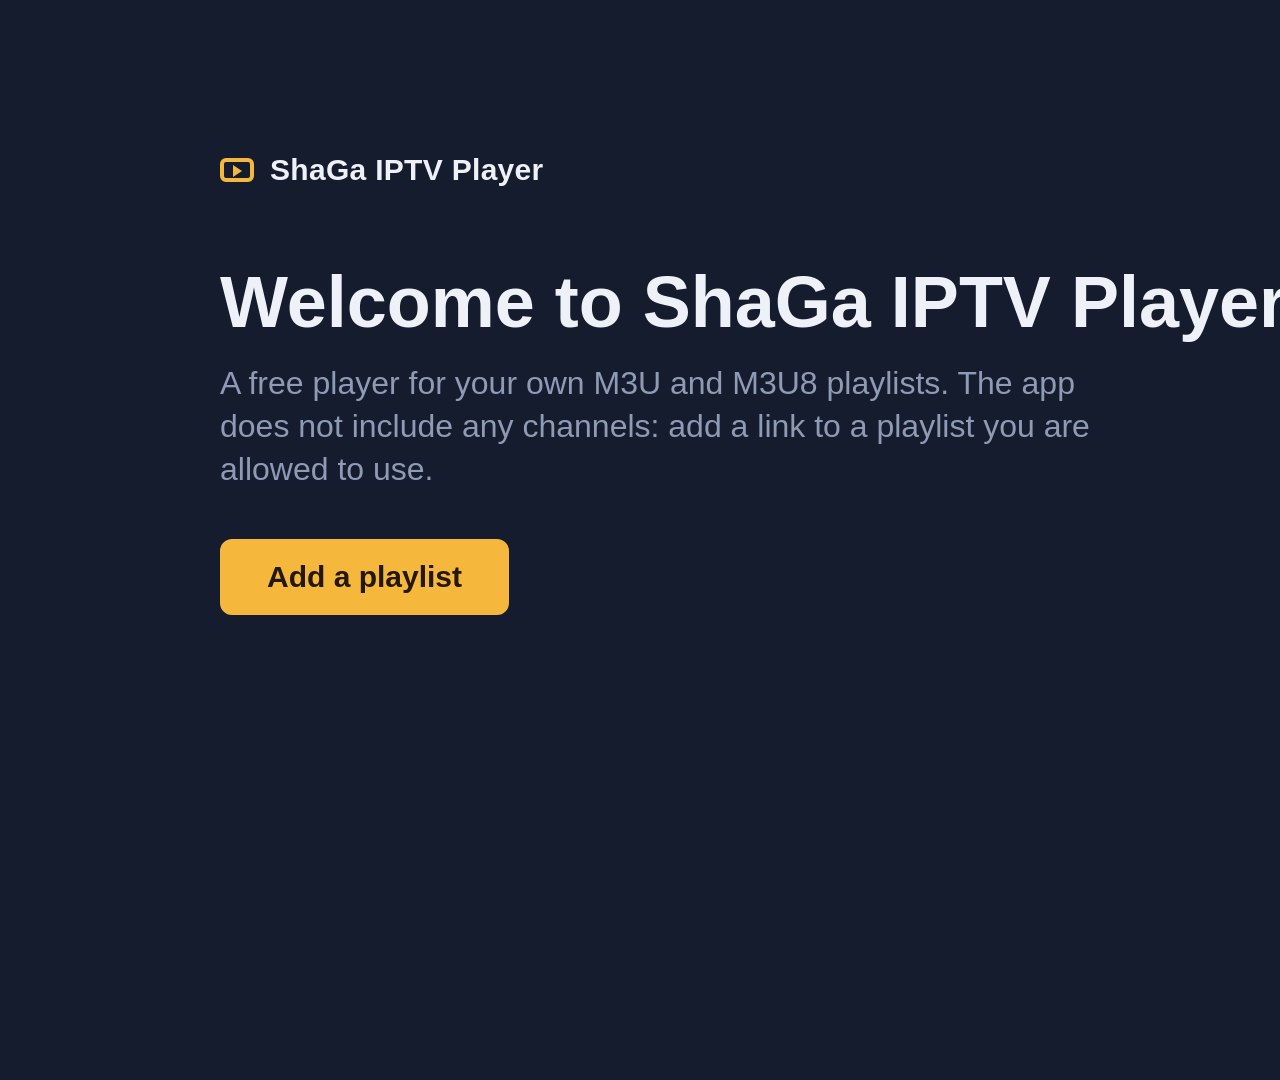
<file: lg/index.html>
<!DOCTYPE html>
<!-- ShaGa IPTV Player for LG webOS — index.html (version in appinfo.json) -->
<html>
<head>
<meta charset="utf-8">
<title>ShaGa IPTV Player</title>
<link rel="stylesheet" href="css/app.css">
</head>
<body>

<video id="video"></video>
<div id="vspin" class="spinner"></div>

<!-- Первый запуск / смена плейлиста -->
<section id="setup" class="screen">
  <div class="setup-wrap">
    <div class="brand"><span class="brand-mark"></span><span data-i18n="appName"></span></div>
    <h1 data-i18n="welcomeTitle"></h1>
    <p class="lead" data-i18n="welcomeText"></p>
    <div class="btn-row"><button id="btnAdd" class="btn" data-i18n="welcomeBtn"></button></div>
  </div>
</section>

<!-- Список каналов -->
<section id="browser" class="screen">
  <div id="topNow" class="top-now"></div>
  <div class="col-groups">
    <div class="col-head"><span id="gHead" class="h-text"></span></div>
    <div id="groupList"></div>
  </div>
  <div class="col-chans">
    <div class="col-head"><span id="cHead" class="h-text"></span></div>
    <div id="chanList"></div>
    <p id="chanEmpty" class="empty"></p>
  </div>
  <div class="col-info" id="infoPanel">
    <div class="col-head"><span id="iHead" class="h-text"></span></div>
    <div id="iCh" class="i-ch"></div>
    <div id="iNowBox">
      <div class="i-label" data-i18n="epgNow"></div>
      <div id="iTitle" class="i-title"></div>
      <div class="i-time"><span id="iTime"></span><span id="iLeft"></span></div>
      <div class="i-bar"><i id="iBar"></i></div>
      <p id="iDesc" class="i-desc"></p>
      <div class="i-label" id="iNextLabel" data-i18n="epgNext"></div>
      <div id="iNext"></div>
    </div>
    <p id="iMsg" class="i-msg"></p>
    <div id="progBox" style="display:none">
      <div id="progList"></div>
      <p id="progDesc" class="p-desc"></p>
    </div>
  </div>
  <footer class="hints">
    <span class="hint"><b class="k">OK</b><span data-i18n="hintPlay"></span></span>
    <span class="hint"><b class="k">&#9664; &#9654;</b><span id="hintPanels" data-i18n="hintPanels"></span></span>
    <span class="hint"><b class="k">0&ndash;9</b><span data-i18n="hintNumber"></span></span>
    <span class="hint"><b class="dot red"></b><span data-i18n="hintMenu"></span></span>
    <span class="hint"><b class="dot yellow"></b><span data-i18n="hintFav"></span></span>
    <span class="hint"><b class="dot blue"></b><span data-i18n="hintSettings"></span></span>
  </footer>
</section>

<!-- Просмотр (слой поверх видео) -->
<section id="player" class="screen">
  <div id="banner" class="banner">
    <div id="bNum" class="b-num"></div>
    <div class="b-main">
      <div id="bName" class="b-name"></div>
      <div id="bSub" class="b-sub"></div>
      <div id="bProg" class="b-prog"></div>
    </div>
    <div id="bStatus" class="b-status"></div>
  </div>
</section>

<!-- Настройки -->
<section id="settings" class="screen">
  <div class="set-wrap">
    <h1 id="setTitle"></h1>
    <p id="setSub" class="lead"></p>
    <div id="setList"></div>
    <div id="setGroups"></div>
    <pre id="setLog"></pre>
  </div>
  <footer class="hints">
    <span class="hint"><b class="k">OK</b><span data-i18n="hintChange"></span></span>
    <span class="hint"><b class="k">&#8617;</b><span data-i18n="back"></span></span>
  </footer>
</section>

<div id="numosd"></div>
<div id="busy"><div class="spinner on"></div><p id="busyText"></p></div>
<div id="toast"></div>

<div id="confirm" class="modal">
  <div class="box">
    <h2 id="cfTitle"></h2>
    <p id="cfMsg" class="m-msg"></p>
    <div id="cfBtns" class="btn-row"></div>
  </div>
</div>

<div id="menu" class="modal">
  <div class="box m-box">
    <h2 id="mnTitle"></h2>
    <p id="mnMsg" class="m-msg"></p>
    <div id="mnList"></div>
  </div>
</div>

<div id="prompt" class="modal">
  <div class="box pr-box">
    <h2 id="prTitle"></h2>
    <p id="prMsg" class="m-msg"></p>
    <input id="prInput" type="text" spellcheck="false" autocomplete="off" autocapitalize="off">
    <p id="prError" class="error"></p>
    <div class="btn-row"><button id="prOk" class="btn"></button><button id="prCancel" class="btn"></button></div>
  </div>
</div>

<div id="pinpad" class="modal">
  <div class="box">
    <h2 id="ppTitle"></h2>
    <p id="ppHint" class="m-msg pp-hint"></p>
    <div id="ppDots" class="pp-dots"><i></i><i></i><i></i><i></i></div>
    <p id="ppMsg" class="error"></p>
    <div id="ppKeys" class="pp-keys"></div>
  </div>
</div>

<!-- Обычные скрипты, не ES-модули: модули не грузятся с file:// -->
<script src="js/log.js"></script>
<script src="js/lib/hls.min.js"></script>
<script src="js/i18n.js"></script>
<script src="js/text.js"></script>
<script src="js/storage.js"></script>
<script src="js/m3u.js"></script>
<script src="js/source.js"></script>
<script src="js/epg.js"></script>
<script src="js/catchup.js"></script>
<script src="js/vlist.js"></script>
<script src="js/dialogs.js"></script>
<script src="js/player.js"></script>
<script src="js/browser.js"></script>
<script src="js/settings.js"></script>
<script src="js/setup.js"></script>
<script src="js/app.js"></script>
</body>
</html>
</file>
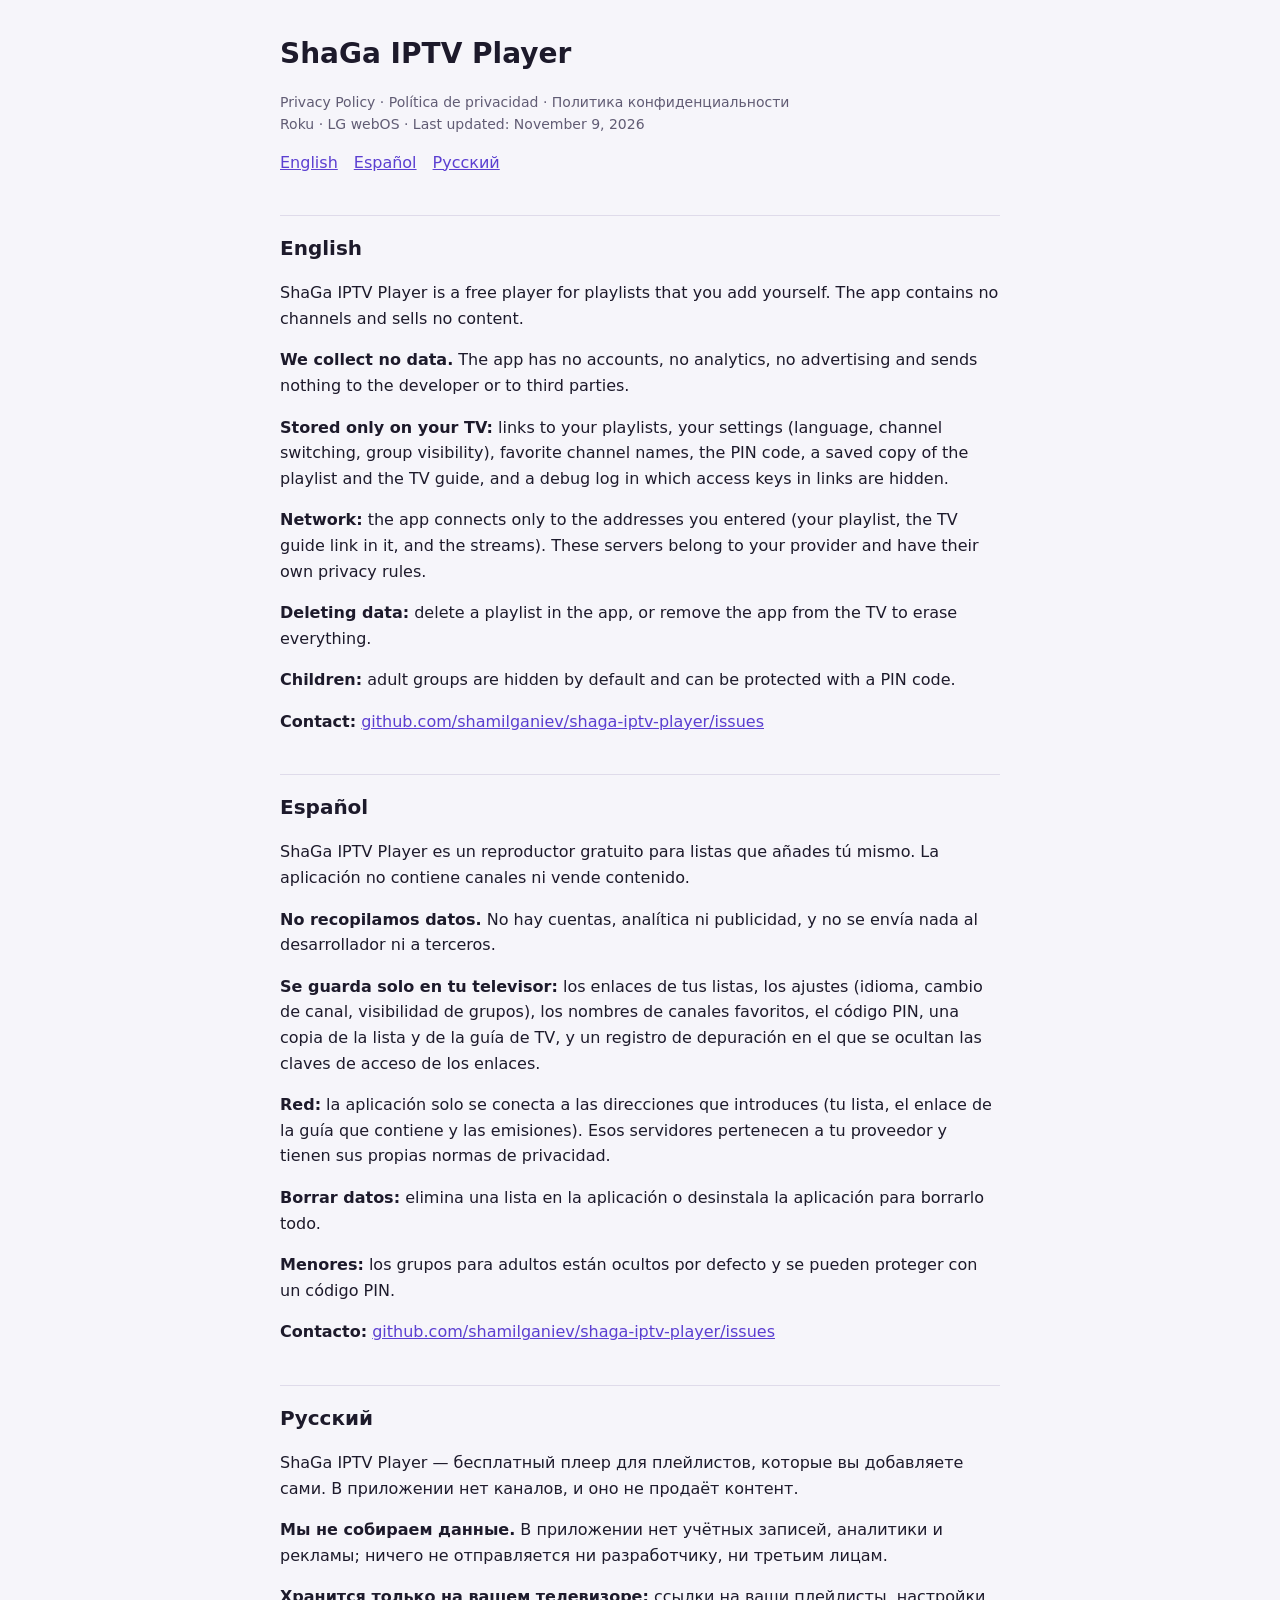
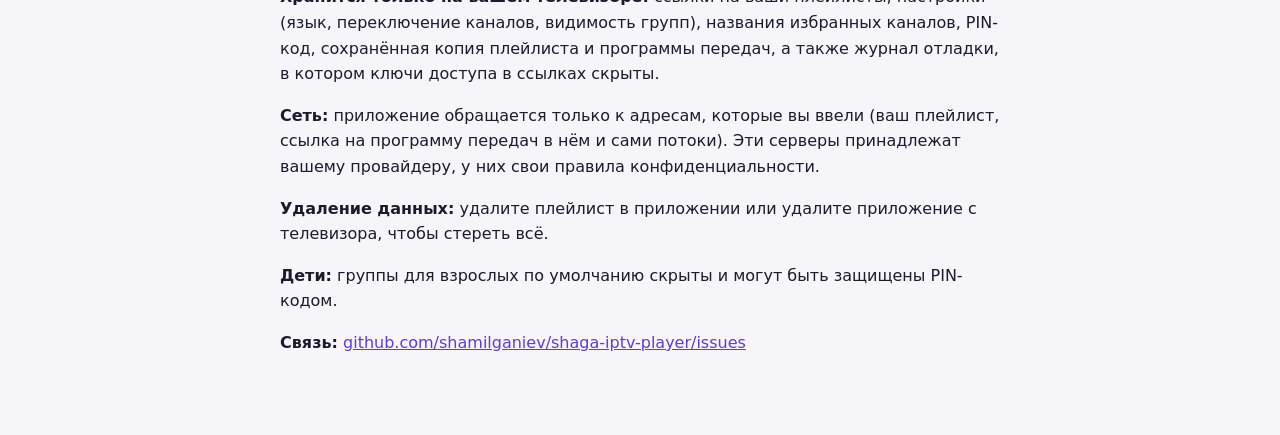
<file: docs/privacy.html>
<!doctype html>
<html lang="en">
<head>
<meta charset="utf-8">
<meta name="viewport" content="width=device-width, initial-scale=1">
<title>ShaGa IPTV Player — Privacy Policy</title>
<style>
  :root { --bg:#f6f5fa; --fg:#1d1a2b; --muted:#615c74; --accent:#5b3fd1; --line:#dfdbea; }
  @media (prefers-color-scheme: dark) { :root { --bg:#14121c; --fg:#ece9f6; --muted:#a39db8; --accent:#a995ff; --line:#322d45; } }
  body { margin:0; background:var(--bg); color:var(--fg); font:16px/1.6 system-ui, -apple-system, "Segoe UI", sans-serif; }
  main { max-width:720px; margin:0 auto; padding:32px 16px 64px; }
  h1 { font-size:28px; margin:0 0 4px; }
  h2 { font-size:20px; margin:40px 0 8px; padding-top:16px; border-top:1px solid var(--line); }
  p, li { color:var(--fg); }
  .muted { color:var(--muted); font-size:14px; }
  nav a { color:var(--accent); margin-right:16px; }
  a { color:var(--accent); }
</style>
</head>
<body>
<main>
<h1>ShaGa IPTV Player</h1>
<p class="muted">Privacy Policy · Política de privacidad · Политика конфиденциальности<br>Roku · LG webOS · Last updated: November 9, 2026</p>
<nav><a href="#en">English</a><a href="#es">Español</a><a href="#ru">Русский</a></nav>

<section id="en">
<h2>English</h2>
<p>ShaGa IPTV Player is a free player for playlists that you add yourself. The app contains no channels and sells no content.</p>
<p><b>We collect no data.</b> The app has no accounts, no analytics, no advertising and sends nothing to the developer or to third parties.</p>
<p><b>Stored only on your TV:</b> links to your playlists, your settings (language, channel switching, group visibility), favorite channel names, the PIN code, a saved copy of the playlist and the TV guide, and a debug log in which access keys in links are hidden.</p>
<p><b>Network:</b> the app connects only to the addresses you entered (your playlist, the TV guide link in it, and the streams). These servers belong to your provider and have their own privacy rules.</p>
<p><b>Deleting data:</b> delete a playlist in the app, or remove the app from the TV to erase everything.</p>
<p><b>Children:</b> adult groups are hidden by default and can be protected with a PIN code.</p>
<p><b>Contact:</b> <a href="https://github.com/shamilganiev/shaga-iptv-player/issues">github.com/shamilganiev/shaga-iptv-player/issues</a></p>
</section>

<section id="es">
<h2>Español</h2>
<p>ShaGa IPTV Player es un reproductor gratuito para listas que añades tú mismo. La aplicación no contiene canales ni vende contenido.</p>
<p><b>No recopilamos datos.</b> No hay cuentas, analítica ni publicidad, y no se envía nada al desarrollador ni a terceros.</p>
<p><b>Se guarda solo en tu televisor:</b> los enlaces de tus listas, los ajustes (idioma, cambio de canal, visibilidad de grupos), los nombres de canales favoritos, el código PIN, una copia de la lista y de la guía de TV, y un registro de depuración en el que se ocultan las claves de acceso de los enlaces.</p>
<p><b>Red:</b> la aplicación solo se conecta a las direcciones que introduces (tu lista, el enlace de la guía que contiene y las emisiones). Esos servidores pertenecen a tu proveedor y tienen sus propias normas de privacidad.</p>
<p><b>Borrar datos:</b> elimina una lista en la aplicación o desinstala la aplicación para borrarlo todo.</p>
<p><b>Menores:</b> los grupos para adultos están ocultos por defecto y se pueden proteger con un código PIN.</p>
<p><b>Contacto:</b> <a href="https://github.com/shamilganiev/shaga-iptv-player/issues">github.com/shamilganiev/shaga-iptv-player/issues</a></p>
</section>

<section id="ru">
<h2>Русский</h2>
<p>ShaGa IPTV Player — бесплатный плеер для плейлистов, которые вы добавляете сами. В приложении нет каналов, и оно не продаёт контент.</p>
<p><b>Мы не собираем данные.</b> В приложении нет учётных записей, аналитики и рекламы; ничего не отправляется ни разработчику, ни третьим лицам.</p>
<p><b>Хранится только на вашем телевизоре:</b> ссылки на ваши плейлисты, настройки (язык, переключение каналов, видимость групп), названия избранных каналов, PIN-код, сохранённая копия плейлиста и программы передач, а также журнал отладки, в котором ключи доступа в ссылках скрыты.</p>
<p><b>Сеть:</b> приложение обращается только к адресам, которые вы ввели (ваш плейлист, ссылка на программу передач в нём и сами потоки). Эти серверы принадлежат вашему провайдеру, у них свои правила конфиденциальности.</p>
<p><b>Удаление данных:</b> удалите плейлист в приложении или удалите приложение с телевизора, чтобы стереть всё.</p>
<p><b>Дети:</b> группы для взрослых по умолчанию скрыты и могут быть защищены PIN-кодом.</p>
<p><b>Связь:</b> <a href="https://github.com/shamilganiev/shaga-iptv-player/issues">github.com/shamilganiev/shaga-iptv-player/issues</a></p>
</section>
</main>
</body>
</html>
</file>
<file: lg/css/app.css>
/* ShaGa IPTV Player for LG webOS — app.css
   Экран телевизора: фиксированные 1920x1080, крупный шрифт для просмотра с дивана.
   Фокус — янтарный, как подсветка на старом тюнере. */
:root {
  --bg: #141C2E;
  --panel: #1C2740;
  --panel-2: #26334F;
  --line: #33415F;
  --text: #EEF1F7;
  --muted: #8F9AB4;
  --amber: #F5B83D;
  --ink: #231803;
  --error: #F28B7C;
  --pad-x: 96px;
  --pad-y: 54px;
}

* { box-sizing: border-box; }

html, body {
  margin: 0;
  width: 1920px;
  height: 1080px;
  overflow: hidden;
  background: var(--bg);
  color: var(--text);
  font-family: "LG Smart UI", "Museo Sans", Roboto, Arial, sans-serif;
  font-size: 28px;
  line-height: 1.35;
  -webkit-font-smoothing: antialiased;
}
body.has-video { background: #000; }

button, input { font: inherit; color: inherit; }

/* ---------- Видео и общие слои ---------- */
#video {
  position: fixed;
  left: 0; top: 0;
  width: 100%; height: 100%;
  background: #000;
  object-fit: contain;
  z-index: 0;
}

.screen {
  position: absolute;
  left: 0; top: 0;
  width: 100%; height: 100%;
  display: none;
  z-index: 1;
}
.screen.active { display: block; }

.muted { color: var(--muted); }

.brand {
  display: flex;
  align-items: center;
  font-size: 30px;
  font-weight: 700;
  letter-spacing: 0.01em;
}
.brand-mark {
  width: 34px; height: 24px;
  margin-right: 16px;
  border: 4px solid var(--amber);
  border-radius: 6px;
  position: relative;
}
.brand-mark::after {
  content: "";
  position: absolute;
  left: 9px; top: 3px;
  border-left: 9px solid var(--amber);
  border-top: 6px solid transparent;
  border-bottom: 6px solid transparent;
}

/* ---------- Кнопки ---------- */
.btn-row { display: flex; }
.btn {
  height: 76px;
  padding: 0 44px;
  margin-right: 24px;
  border: 3px solid var(--line);
  border-radius: 12px;
  background: var(--panel);
  font-size: 30px;
  font-weight: 600;
  cursor: pointer;
}
.btn.focus {
  background: var(--amber);
  border-color: var(--amber);
  color: var(--ink);
}

.error { color: var(--error); min-height: 40px; margin: 16px 0; }

/* ---------- Первый запуск ---------- */
#setup { background: var(--bg); }
.setup-wrap {
  position: absolute;
  left: 220px; top: 150px;
  width: 1100px;
}
.setup-wrap h1 {
  font-size: 72px;
  line-height: 1.1;
  margin: 72px 0 20px;
  font-weight: 700;
}
.lead { color: var(--muted); font-size: 32px; margin: 0 0 48px; max-width: 900px; }
#urlInput {
  width: 100%;
  height: 84px;
  padding: 0 28px;
  border: 3px solid var(--line);
  border-radius: 12px;
  background: var(--panel);
  font-size: 32px;
  outline: none;
}
#urlInput.focus, #urlInput:focus { border-color: var(--amber); }
#urlInput::placeholder { color: #5D6886; }
.note { margin-top: 64px; color: var(--muted); font-size: 26px; max-width: 900px; }

/* ---------- Список каналов ---------- */
#browser { background: var(--bg); }
body.has-video #browser {
  background: linear-gradient(90deg, rgba(20,28,46,.97) 0%, rgba(20,28,46,.93) 62%, rgba(20,28,46,.6) 100%);
}

.col-groups, .col-chans, .col-info { position: absolute; top: var(--pad-y); bottom: 132px; }
.col-groups { left: var(--pad-x); width: 420px; }
.col-chans  { left: 560px; width: 640px; }
.col-info   { left: 1236px; right: var(--pad-x); }

.col-head {
  height: 72px;
  display: flex;
  align-items: center;
  justify-content: space-between;
  font-size: 34px;
  font-weight: 700;
  margin-bottom: 12px;
}
.h-text { display: block; overflow: hidden; text-overflow: ellipsis; white-space: nowrap; min-width: 0; }
.h-text .h-pre { color: var(--amber); font-weight: 400; margin-right: 12px; }

#groupList, #chanList, #setGroups {
  position: absolute;
  left: 0; right: 0; top: 84px; bottom: 0;
}

.vlist { overflow: hidden; }
.vrow {
  position: absolute;
  left: 0; right: 0; top: 0;
  display: flex;
  align-items: center;
  border-radius: 10px;
  cursor: pointer;
  white-space: nowrap;
}
/* 1.4.1: строка того, что играет: сероватая в колонке без фокуса, мягкая янтарная в колонке
   с фокусом (пока курсор на другой строке). Курсор (.focus) и след курсора (.sel) — поверх. */
.vrow.playing { background: #454C5E; }
.vlist.active .vrow.playing { background: rgba(245, 184, 61, .26); }
.vrow.sel { background: var(--panel-2); box-shadow: inset 6px 0 0 var(--amber); }
.vrow.sel.playing { background: #454C5E; }
.vrow.focus, .vlist.active .vrow.focus { background: var(--amber); color: var(--ink); }

/* Группы */
.g-row { padding: 0 20px 0 26px; }
.g-row .g-name { flex: 1; overflow: hidden; text-overflow: ellipsis; }
.g-row .g-count { color: var(--muted); font-size: 24px; margin-left: 12px; }
.g-row.focus .g-count { color: var(--ink); }
.g-row .ico { margin-left: 10px; }

/* Каналы */
.c-row { padding: 0 20px 0 12px; }
.c-num {
  width: 76px;
  flex-shrink: 0;
  text-align: right;
  padding-right: 16px;
  color: var(--muted);
  font-variant-numeric: tabular-nums;
  font-size: 24px;
}
.vrow.focus .c-num { color: var(--ink); }
.c-logo {
  width: 68px; height: 44px;
  margin-right: 18px;
  border-radius: 8px;
  background: #E8ECF4;
  display: flex; align-items: center; justify-content: center;
  overflow: hidden;
  flex-shrink: 0;
  position: relative;
}
.c-logo img { max-width: 62px; max-height: 38px; }
.c-logo.noimg img { display: none; }
.c-logo.noimg::after {
  content: attr(data-l);
  color: #4A5675;
  font-weight: 700;
  font-size: 28px;
}
.c-text { flex: 1; min-width: 0; display: flex; flex-direction: column; justify-content: center; }
.c-name { font-size: 26px; line-height: 1.2; overflow: hidden; text-overflow: ellipsis; }
.c-prog {
  font-size: 20px;
  line-height: 1.25;
  margin-top: 3px;
  color: var(--muted);
  overflow: hidden;
  text-overflow: ellipsis;
  min-height: 1.25em;
}
.c-bar { height: 3px; margin-top: 5px; border-radius: 2px; background: var(--line); overflow: hidden; }
.c-bar i { display: block; height: 100%; background: var(--amber); }
.c-bar.off { visibility: hidden; }
.vrow.focus .c-prog { color: rgba(35,24,3,.72); }
.vrow.focus .c-bar { background: rgba(35,24,3,.18); }
.vrow.focus .c-bar i { background: var(--ink); }
.c-row.playing .c-name { color: var(--amber); }
.c-row.playing.focus .c-name { color: var(--ink); }
.c-row.playing .c-name::before {
  content: "";
  display: inline-block;
  width: 12px; height: 12px;
  margin: 0 14px 4px 0;
  border-radius: 50%;
  background: currentColor;
}

.ico { width: 30px; height: 30px; margin-left: 14px; flex-shrink: 0; }
.ico svg { width: 100%; height: 100%; fill: currentColor; display: block; }
.ico.star { color: var(--amber); }
.vrow.focus .ico.star { color: var(--ink); }
.ico.lock { color: var(--muted); }
.vrow.focus .ico.lock { color: var(--ink); }

.empty {
  position: absolute;
  top: 120px; left: 24px;
  max-width: 820px;
  color: var(--muted);
  font-size: 30px;
  display: none;
}
.empty.on { display: block; }

/* Подсказки по кнопкам пульта */
.hints {
  position: absolute;
  left: var(--pad-x); right: var(--pad-x); bottom: 40px;
  height: 64px;
  display: flex;
  align-items: center;
  border-top: 2px solid var(--line);
  padding-top: 18px;
  color: var(--muted);
  font-size: 24px;
}
.hint { display: flex; align-items: center; margin-right: 52px; }
.hint .k {
  min-width: 52px;
  height: 36px;
  padding: 0 10px;
  margin-right: 12px;
  border: 2px solid var(--muted);
  border-radius: 8px;
  display: flex; align-items: center; justify-content: center;
  font-size: 20px;
  color: var(--text);
}
.hint .dot { width: 26px; height: 26px; border-radius: 50%; margin-right: 12px; }
.dot.yellow { background: #F2CC2E; }
.dot.blue { background: #3D7FE0; }

/* ---------- Просмотр ---------- */
.banner {
  position: absolute;
  left: var(--pad-x); right: var(--pad-x); bottom: 64px;
  min-height: 150px;
  padding: 28px 40px;
  display: flex;
  align-items: center;
  background: rgba(20,28,46,.9);
  border-radius: 18px;
  border-left: 8px solid var(--amber);
  opacity: 0;
  transition: opacity .25s;
}
.banner.on { opacity: 1; }
.b-num {
  font-size: 92px;
  line-height: 1;
  font-weight: 700;
  color: var(--amber);
  font-variant-numeric: tabular-nums;
  min-width: 200px;
  margin-right: 36px;
}
.b-main { flex: 1; min-width: 0; }
.b-name { font-size: 46px; font-weight: 700; overflow: hidden; text-overflow: ellipsis; white-space: nowrap; }
.b-sub { color: var(--muted); font-size: 28px; margin-top: 4px; }
.b-status { max-width: 640px; font-size: 28px; color: var(--muted); text-align: right; }
.b-status.err { color: var(--error); }

/* Ввод номера канала — цифры, как на табло тюнера */
#numosd {
  position: fixed;
  right: var(--pad-x); top: var(--pad-y);
  padding: 10px 34px;
  font-size: 120px;
  line-height: 1.1;
  font-weight: 700;
  letter-spacing: 0.08em;
  color: var(--amber);
  background: rgba(20,28,46,.88);
  border-radius: 16px;
  font-variant-numeric: tabular-nums;
  z-index: 20;
  display: none;
}
#numosd.on { display: block; }

/* ---------- Настройки ---------- */
#settings { background: var(--bg); }
body.has-video #settings { background: rgba(20,28,46,.96); }
.set-wrap {
  position: absolute;
  left: 220px; top: var(--pad-y); bottom: 132px;
  width: 1300px;
}
.set-wrap h1 { font-size: 60px; margin: 40px 0 8px; }
.set-wrap .lead { margin-bottom: 36px; }
#setGroups { top: 220px; }
.s-row {
  height: 80px;
  padding: 0 32px;
  display: flex;
  align-items: center;
  border-radius: 10px;
  cursor: pointer;
}
.s-row .s-label { flex: 1; font-size: 32px; }
.s-row .s-value { color: var(--muted); max-width: 720px; overflow: hidden; text-overflow: ellipsis; white-space: nowrap; }
.s-row.focus { background: var(--amber); color: var(--ink); }
.s-row.focus .s-value { color: var(--ink); }
.vrow.s-row { height: auto; }
.st-hidden { color: var(--muted); }
.st-locked { color: var(--amber); }
.s-row.focus .st-locked, .s-row.focus .st-hidden { color: var(--ink); }

/* ---------- Ожидание, сообщения, окна ---------- */
.spinner {
  position: fixed;
  left: 50%; top: 50%;
  width: 96px; height: 96px;
  margin: -48px 0 0 -48px;
  border: 8px solid rgba(255,255,255,.15);
  border-top-color: var(--amber);
  border-radius: 50%;
  animation: spin 0.9s linear infinite;
  display: none;
  z-index: 5;
}
.spinner.on { display: block; }
@keyframes spin { to { transform: rotate(360deg); } }

#busy {
  position: fixed; left: 0; top: 0; width: 100%; height: 100%;
  background: rgba(20,28,46,.92);
  display: none;
  z-index: 60;
}
#busy.on { display: block; }
#busy p { position: absolute; top: 600px; width: 100%; text-align: center; font-size: 32px; color: var(--muted); }

#toast {
  position: fixed;
  left: 50%; top: var(--pad-y);
  transform: translateX(-50%);
  max-width: 1100px;
  padding: 22px 40px;
  background: var(--panel-2);
  border-radius: 14px;
  font-size: 28px;
  z-index: 40;
  opacity: 0;
  transition: opacity .2s;
  pointer-events: none;
}
#toast.on { opacity: 1; }

.modal {
  position: fixed; left: 0; top: 0; width: 100%; height: 100%;
  background: rgba(10,14,24,.78);
  display: none;
  z-index: 50;
}
.modal.on { display: block; }
.modal .box {
  position: absolute;
  left: 50%; top: 50%;
  transform: translate(-50%, -50%);
  min-width: 720px;
  padding: 56px 64px;
  background: var(--panel);
  border-radius: 20px;
  border-top: 8px solid var(--amber);
}
.modal h2 { font-size: 40px; margin: 0 0 40px; }
.modal .btn-row .btn:last-child { margin-right: 0; }

.pp-dots { display: flex; justify-content: center; margin-bottom: 8px; }
.pp-dots i {
  width: 72px; height: 88px;
  margin: 0 10px;
  border: 3px solid var(--line);
  border-radius: 12px;
  position: relative;
}
.pp-dots i.full::after {
  content: "";
  position: absolute; left: 50%; top: 50%;
  width: 22px; height: 22px; margin: -11px 0 0 -11px;
  border-radius: 50%;
  background: var(--amber);
}
#pinpad .error { text-align: center; }
.pp-keys { display: flex; flex-wrap: wrap; width: 420px; margin: 0 auto; }
.pp-keys .btn {
  width: 124px; height: 84px;
  margin: 0 8px 12px 8px;
  padding: 0;
  font-size: 34px;
}
#pinpad h2 { text-align: center; }

/* Журнал в настройках */
#setLog {
  position: absolute;
  left: 0; right: 0; top: 230px; bottom: 0;
  margin: 0;
  padding: 24px 28px;
  background: #0E1422;
  border-radius: 12px;
  font-family: "DejaVu Sans Mono", "Courier New", monospace;
  font-size: 21px;
  line-height: 1.45;
  color: #C9D1E3;
  white-space: pre-wrap;
  word-break: break-all;
  overflow: hidden;
  display: none;
}

/* ---------- Третья колонка: программа передач ---------- */
.col-info { overflow: hidden; }
.i-ch { color: var(--muted); font-size: 24px; margin: -6px 4px 4px; overflow: hidden; text-overflow: ellipsis; white-space: nowrap; }
#iNowBox { padding: 12px 8px 0 4px; }
.i-label {
  color: var(--amber);
  font-size: 20px;
  font-weight: 700;
  letter-spacing: .08em;
  text-transform: uppercase;
  margin: 8px 0 8px;
}
.i-title { font-size: 34px; font-weight: 700; line-height: 1.2; max-height: 3.6em; overflow: hidden; }
.i-time { display: flex; justify-content: space-between; color: var(--muted); font-size: 24px; margin-top: 14px; font-variant-numeric: tabular-nums; }
.i-bar { height: 8px; border-radius: 4px; background: var(--panel-2); margin: 10px 0 18px; overflow: hidden; }
.i-bar i { display: block; height: 100%; width: 0; background: var(--amber); border-radius: 4px; }
.i-desc {
  margin: 0 0 22px;
  font-size: 23px;
  line-height: 1.45;
  color: #C3CBDD;
  max-height: 10.15em;    /* 7 строк */
  overflow: hidden;
}
.i-next-row { display: flex; font-size: 24px; padding: 7px 0; border-top: 1px solid var(--line); }
.i-next-row b { width: 92px; flex-shrink: 0; font-weight: 400; color: var(--muted); font-variant-numeric: tabular-nums; }
.i-next-row span { flex: 1; min-width: 0; overflow: hidden; text-overflow: ellipsis; white-space: nowrap; }
.i-msg { color: var(--muted); font-size: 26px; margin: 24px 4px; }
.b-prog { color: var(--text); font-size: 28px; margin-top: 6px; overflow: hidden; text-overflow: ellipsis; white-space: nowrap; }
.b-prog .t { color: var(--muted); margin-left: 12px; font-variant-numeric: tabular-nums; }

/* ---------- Меню, окно ввода, подсказки в окнах ---------- */
.m-msg { color: var(--muted); font-size: 26px; margin: -24px 0 28px; max-width: 900px; }
.modal .box.m-box, .modal .box.pr-box { min-width: 820px; max-width: 1100px; }
.m-row {
  height: 72px;
  line-height: 72px;
  padding: 0 28px;
  border-radius: 10px;
  font-size: 30px;
  cursor: pointer;
  white-space: nowrap;
  overflow: hidden;
  text-overflow: ellipsis;
}
.m-row.focus { background: var(--amber); color: var(--ink); }
#prInput {
  width: 100%;
  height: 80px;
  padding: 0 24px;
  border: 3px solid var(--line);
  border-radius: 12px;
  background: var(--bg);
  font-size: 30px;
  outline: none;
}
#prInput.focus, #prInput:focus { border-color: var(--amber); }
#prInput::placeholder { color: #5D6886; }
.pp-hint { text-align: center; margin: -24px auto 24px; max-width: 640px; font-size: 22px; }

/* Служебные строки вверху колонки групп («> Поиск», «> Плейлисты»…) */
.g-row.svc .g-name { color: var(--muted); }
.g-row.svc.focus .g-name { color: var(--ink); }

/* Приветствие */
.setup-wrap .btn-row { margin-top: 8px; }

/* ---------- 1.3.0 ---------- */
/* Верхняя строка «Вы смотрите: канал» — в верхнем поле над колонками */
.top-now {
  position: absolute;
  left: var(--pad-x); right: var(--pad-x); top: 10px;
  height: 40px;
  font-size: 26px;
  white-space: nowrap; overflow: hidden; text-overflow: ellipsis;
}
.top-now .h-pre { color: var(--amber); margin-right: 12px; }
.dot.red { background: #E0453D; }
#cfMsg { white-space: pre-line; }

/* Программа канала в третьей колонке */
#progBox { position: absolute; left: 0; right: 0; top: 84px; bottom: 0; }
#progList { position: absolute; left: 0; right: 0; top: 0; height: 558px; }
.p-row { padding: 0 18px; font-size: 25px; }
.p-row.more .p-title { color: var(--amber); }
.p-row.head .p-title { color: var(--muted); }
.vrow.focus.p-row.more .p-title { color: var(--ink); }
.p-row .p-time { width: 220px; flex-shrink: 0; color: var(--muted); font-variant-numeric: tabular-nums; }
.p-row .p-title { flex: 1; min-width: 0; overflow: hidden; text-overflow: ellipsis; }
.p-row.past .p-title { color: #B4BCCF; }
.p-row.cur .p-title, .p-row.cur .p-time { color: var(--amber); font-weight: 700; }
.vrow.focus.p-row .p-time, .vrow.focus.p-row .p-title { color: var(--ink); }
.p-desc {
  position: absolute; left: 4px; right: 4px; top: 574px; bottom: 0;
  margin: 0; font-size: 23px; line-height: 1.4; color: #C3CBDD; overflow: hidden;
}

/* 1.3.4: окно описания передачи — широкое, текст целиком */
.modal .box.desc-box { width: 1600px; max-width: 1600px; max-height: 960px; padding: 44px 56px; }
.desc-box .m-msg { max-width: none; margin: -24px 0 28px; color: var(--text); line-height: 1.45; max-height: 700px; overflow: hidden; }

/* 1.3.6: бегущая строка */
.mq-in { display: inline-block; white-space: nowrap; }

/* 1.4.0: строка результата поиска передач — третья строка с датой, цвет по времени */
.c-find { display: none; font-size: 20px; line-height: 1.25; margin-top: 4px; }
.c-row.find .c-find { display: block; }
.c-row.find .c-bar { display: none; }
.c-find.past { color: #8FA3C8; }
.c-find.now { color: var(--amber); }
.c-find.future { color: #8FD694; }
.vrow.focus .c-find.past { color: #3A4668; }
.vrow.focus .c-find.now { color: #7A4A00; }
.vrow.focus .c-find.future { color: #1F6B2A; }
</file>
